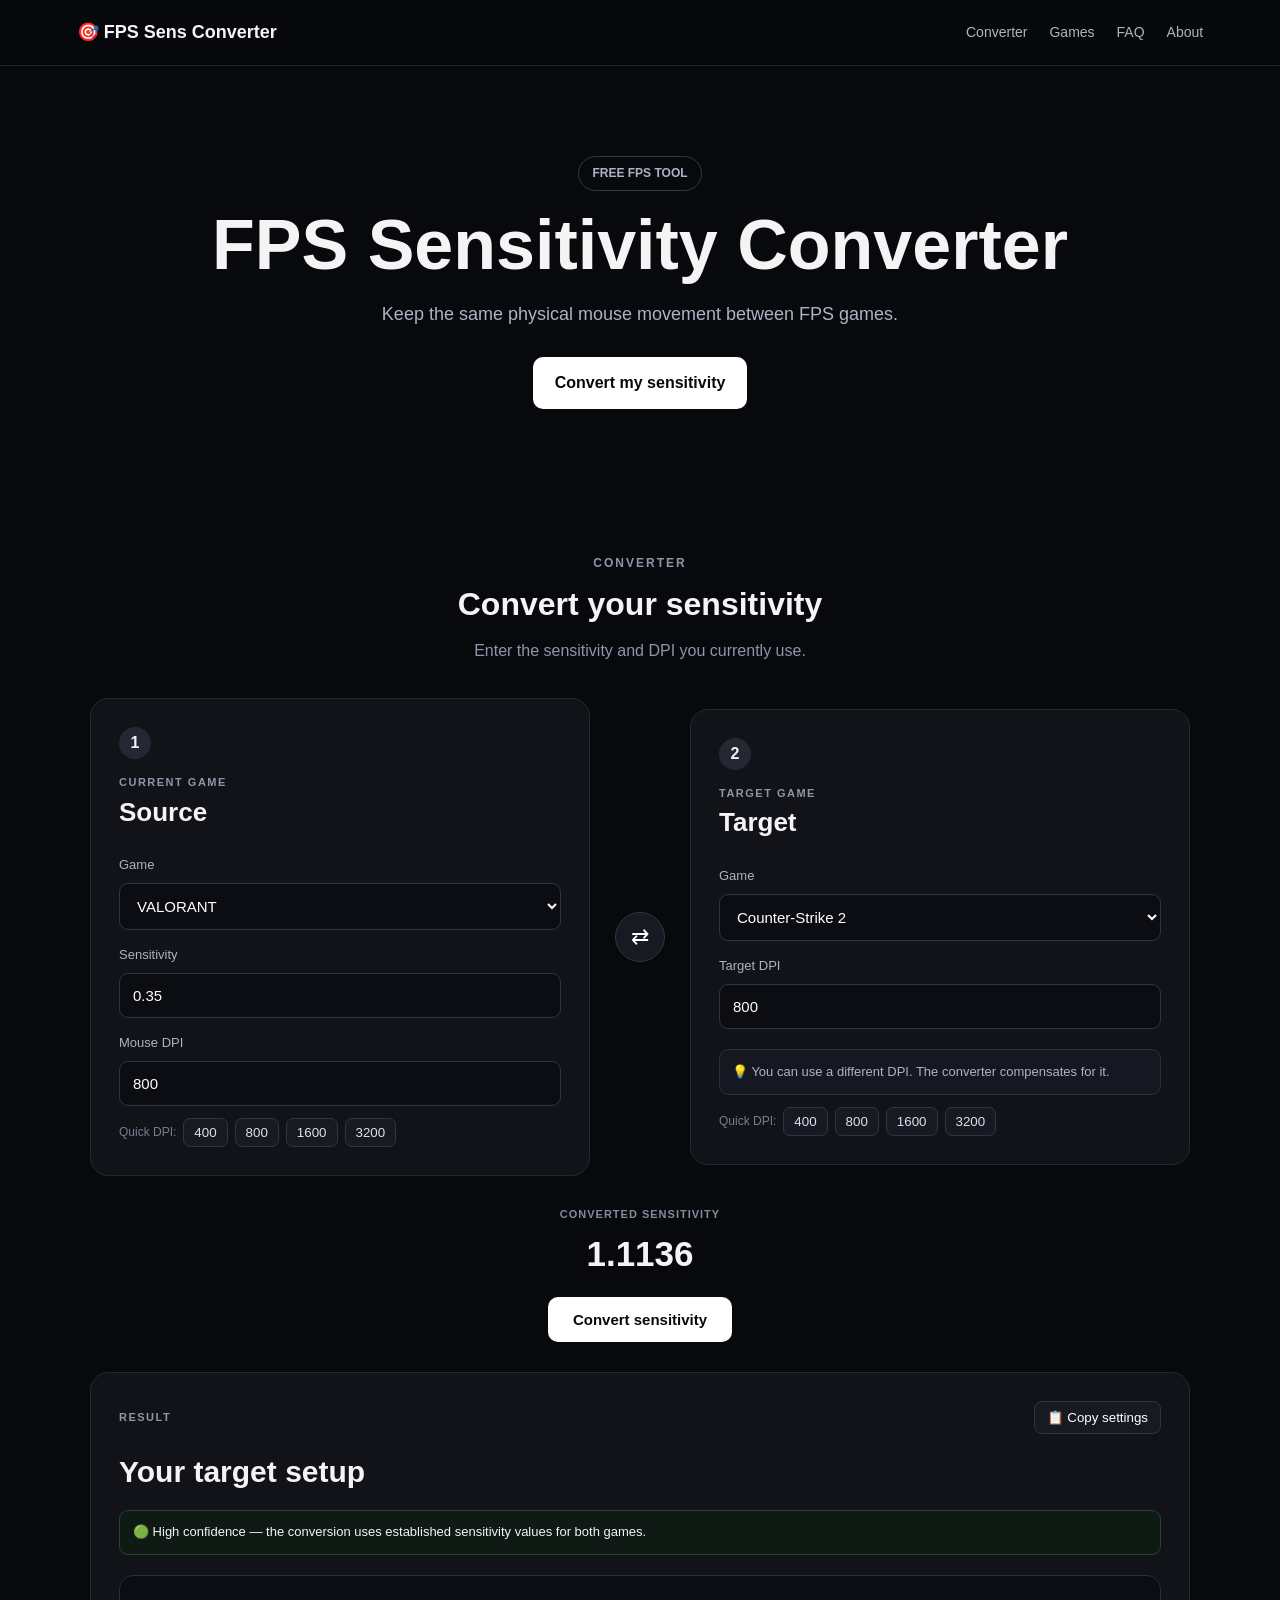
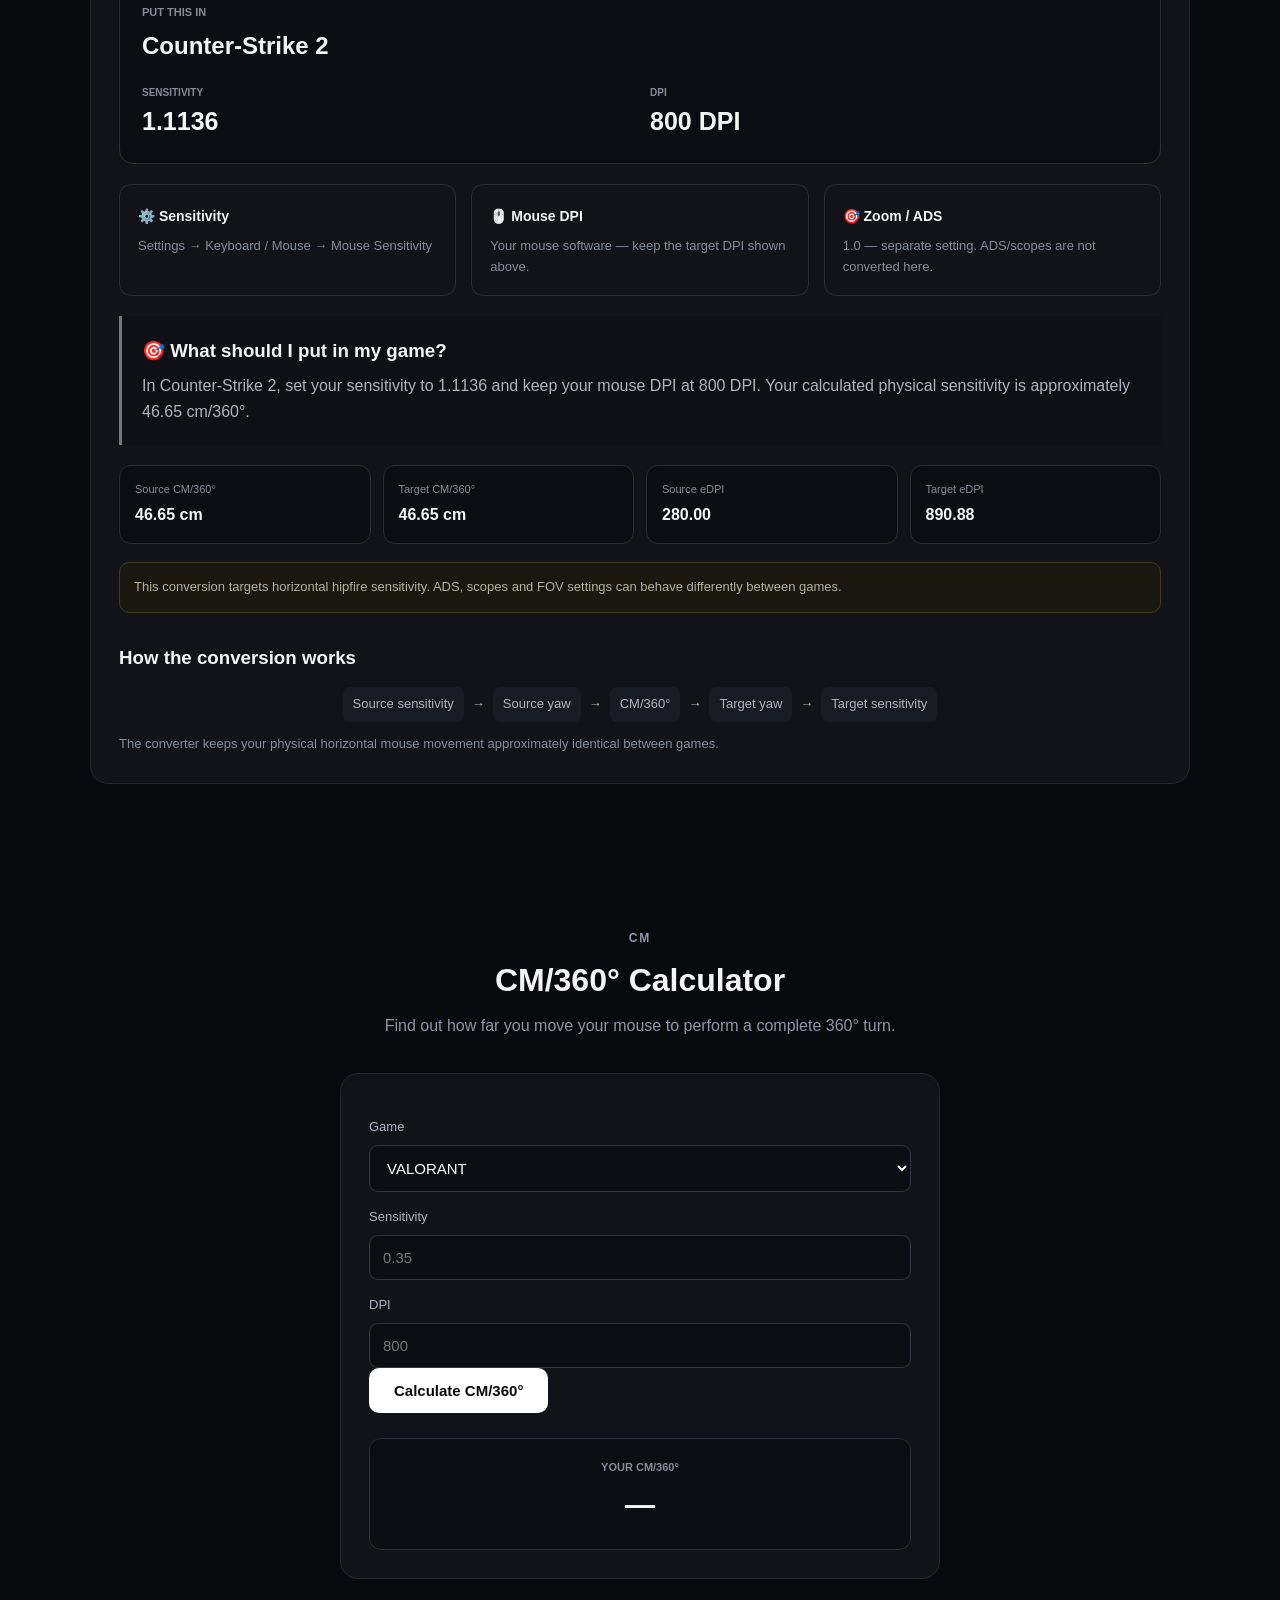
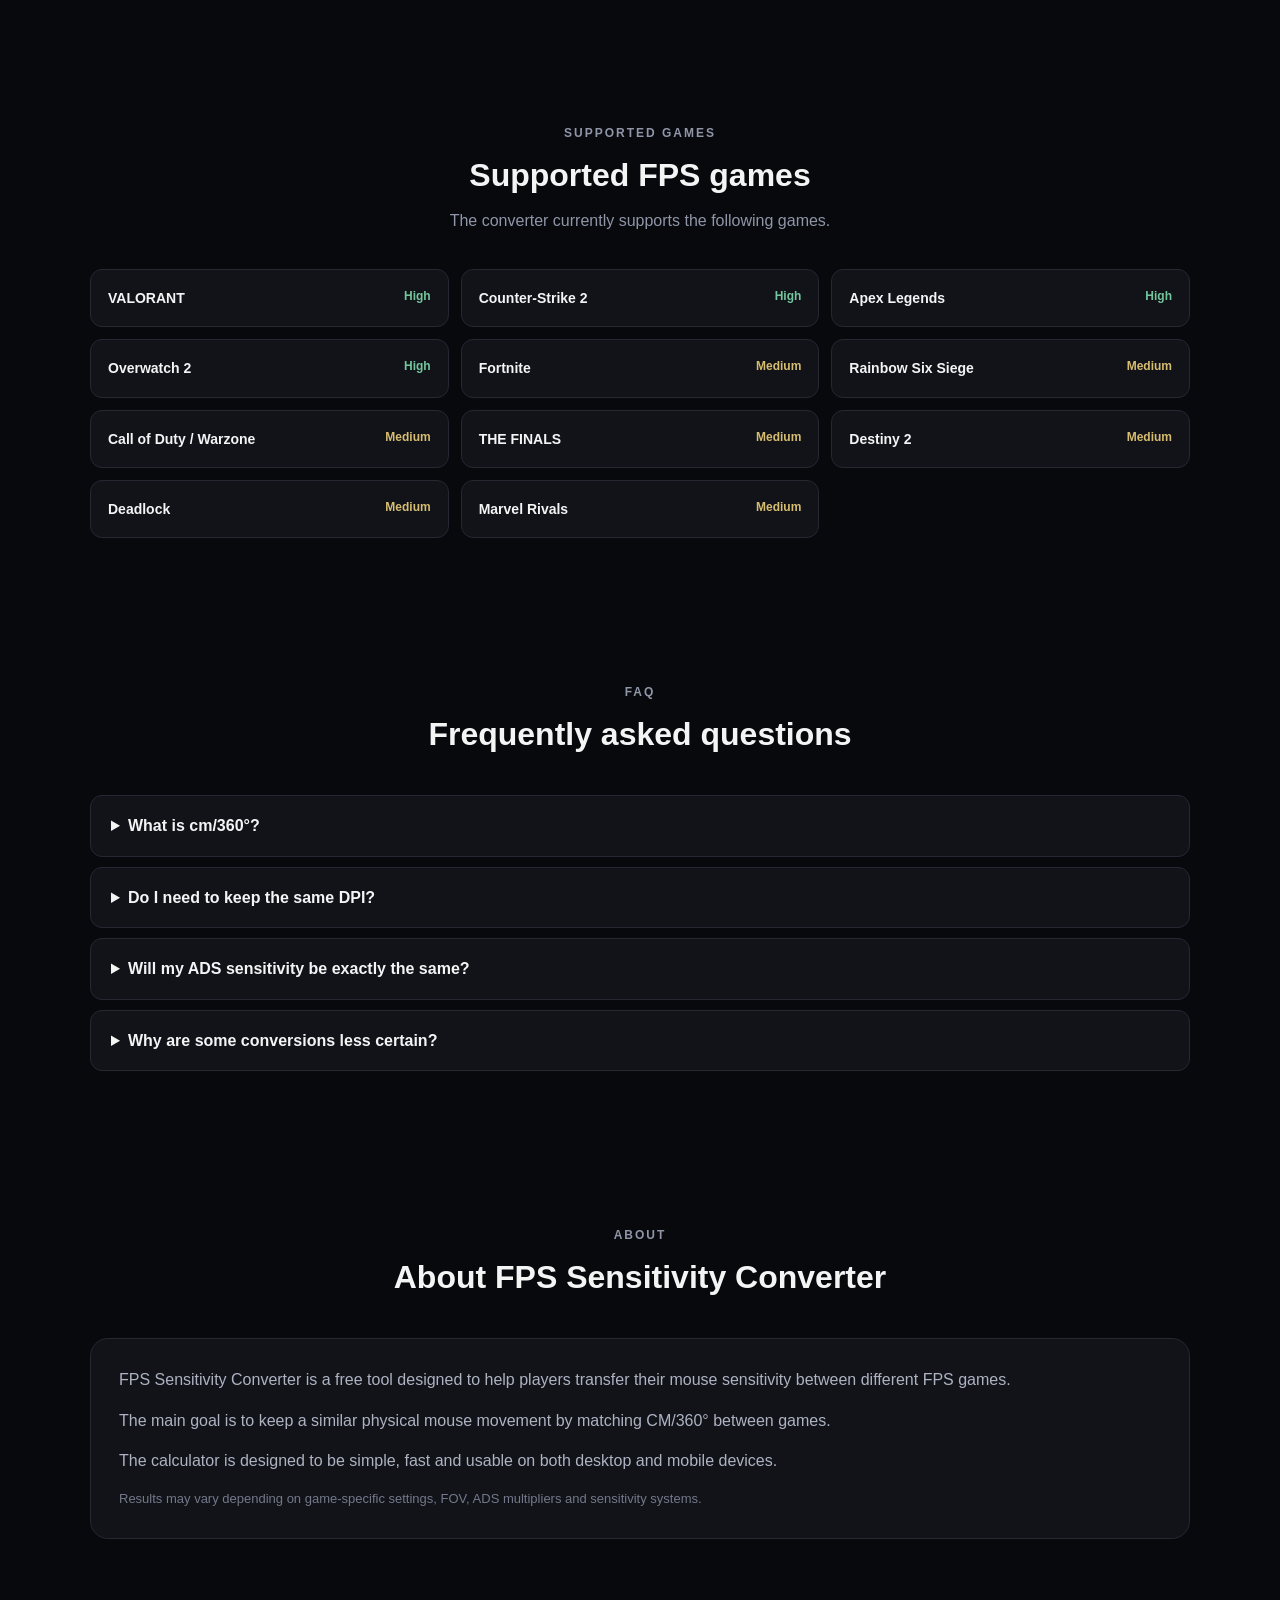
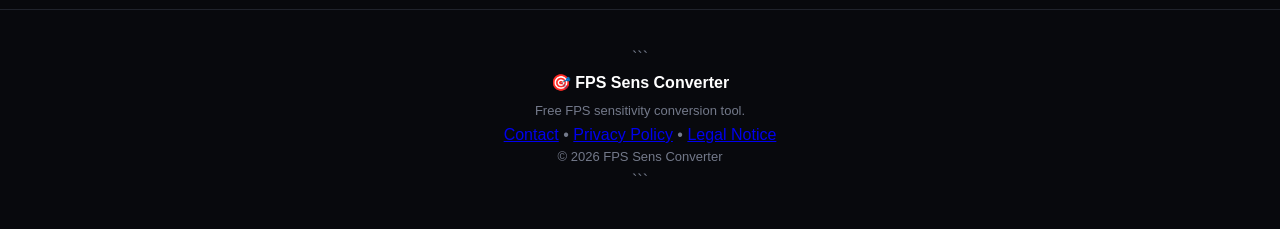
<file: index.html>
<!DOCTYPE html>
<html lang="en">
<head>
    <meta charset="UTF-8">

    <meta name="viewport" content="width=device-width, initial-scale=1.0">

    <title>FPS Sensitivity Converter – Free Mouse Sens Converter</title>

    <meta
        name="description"
        content="Free FPS sensitivity converter. Convert your mouse sensitivity between VALORANT, CS2, Apex Legends, Overwatch 2, Fortnite, Rainbow Six Siege, Call of Duty and more using cm/360°."
    >

    <meta name="keywords"
        content="FPS sensitivity converter, mouse sensitivity converter, cm 360, Valorant sens, CS2 sens, Apex sens, Overwatch sens, Fortnite sens"
    >

    <meta name="robots" content="index, follow">

    <meta property="og:title" content="FPS Sensitivity Converter">
    <meta property="og:description"
        content="Convert your FPS mouse sensitivity between popular games while keeping the same physical mouse movement."
    >
    <meta property="og:type" content="website">

    <link rel="stylesheet" href="style.css">
</head>

<body>

<header class="topbar">
    <div class="brand">
        🎯 FPS Sens Converter
    </div>

    <nav>
        <a href="#converter">Converter</a>
        <a href="#games">Games</a>
        <a href="#faq">FAQ</a>
        <a href="#about">About</a>
    </nav>
</header>


<main>

<section class="hero">
    <div class="badge">FREE FPS TOOL</div>

    <h1>FPS Sensitivity Converter</h1>

    <p>
        Keep the same physical mouse movement between FPS games.
    </p>

    <a class="hero-button" href="#converter">
        Convert my sensitivity
    </a>
</section>


<section id="converter" class="converter-section">

    <div class="section-title">
        <span>CONVERTER</span>
        <h2>Convert your sensitivity</h2>
        <p>
            Enter the sensitivity and DPI you currently use.
        </p>
    </div>


    <div class="converter-grid">

        <!-- SOURCE -->

        <div class="card">

            <div class="step">1</div>

            <span class="label">CURRENT GAME</span>

            <h3>Source</h3>

            <label for="sourceGame">Game</label>

            <select id="sourceGame">
                <option value="valorant">VALORANT</option>
                <option value="cs2">Counter-Strike 2</option>
                <option value="apex">Apex Legends</option>
                <option value="ow2">Overwatch 2</option>
                <option value="fortnite">Fortnite</option>
                <option value="r6">Rainbow Six Siege</option>
                <option value="cod">Call of Duty / Warzone</option>
                <option value="finals">THE FINALS</option>
                <option value="destiny2">Destiny 2</option>
                <option value="deadlock">Deadlock</option>
                <option value="marvelrivals">Marvel Rivals</option>
            </select>


            <label for="sourceSens">Sensitivity</label>

            <input
                id="sourceSens"
                type="number"
                min="0"
                step="any"
                placeholder="0.35"
                value="0.35"
            >


            <label for="sourceDpi">Mouse DPI</label>

            <input
                id="sourceDpi"
                type="number"
                min="1"
                step="1"
                placeholder="800"
                value="800"
            >


            <div class="quick-dpi">
                <span>Quick DPI:</span>

                <button type="button" data-source-dpi="400">400</button>
                <button type="button" data-source-dpi="800">800</button>
                <button type="button" data-source-dpi="1600">1600</button>
                <button type="button" data-source-dpi="3200">3200</button>
            </div>

        </div>


        <button
            type="button"
            id="swapButton"
            class="swap-button"
            title="Swap games"
        >
            ⇄
        </button>


        <!-- TARGET -->

        <div class="card">

            <div class="step">2</div>

            <span class="label">TARGET GAME</span>

            <h3>Target</h3>

            <label for="targetGame">Game</label>

            <select id="targetGame">
                <option value="cs2">Counter-Strike 2</option>
                <option value="valorant">VALORANT</option>
                <option value="apex">Apex Legends</option>
                <option value="ow2">Overwatch 2</option>
                <option value="fortnite">Fortnite</option>
                <option value="r6">Rainbow Six Siege</option>
                <option value="cod">Call of Duty / Warzone</option>
                <option value="finals">THE FINALS</option>
                <option value="destiny2">Destiny 2</option>
                <option value="deadlock">Deadlock</option>
                <option value="marvelrivals">Marvel Rivals</option>
            </select>


            <label for="targetDpi">Target DPI</label>

            <input
                id="targetDpi"
                type="number"
                min="1"
                step="1"
                placeholder="800"
                value="800"
            >


            <div class="info-box">
                💡 You can use a different DPI.
                The converter compensates for it.
            </div>


            <div class="quick-dpi">
                <span>Quick DPI:</span>

                <button type="button" data-target-dpi="400">400</button>
                <button type="button" data-target-dpi="800">800</button>
                <button type="button" data-target-dpi="1600">1600</button>
                <button type="button" data-target-dpi="3200">3200</button>
            </div>

        </div>

    </div>


    <div class="conversion-area">

        <div class="converted-display">
            <span>CONVERTED SENSITIVITY</span>
            <strong id="convertedSensitivity">0.35</strong>
        </div>


        <button
            type="button"
            id="convertButton"
            class="convert-button"
        >
            Convert sensitivity
        </button>

    </div>


    <!-- RESULT -->

    <div id="result" class="result-card">

        <div class="result-header">
            <span>RESULT</span>

            <button type="button" id="copyButton">
                📋 Copy settings
            </button>
        </div>


        <h2>Your target setup</h2>


        <div id="confidence" class="confidence high">
            🟢 High confidence — the conversion uses established
            sensitivity values for both games.
        </div>


        <div class="target-box">

            <span>PUT THIS IN</span>

            <h3 id="resultGame">Counter-Strike 2</h3>

            <div class="result-main">

                <div>
                    <small>SENSITIVITY</small>
                    <strong id="resultSensitivity">1.1136</strong>
                </div>

                <div>
                    <small>DPI</small>
                    <strong id="resultDpi">800 DPI</strong>
                </div>

            </div>

        </div>


        <div class="settings-grid">

            <div>
                <span>⚙️ Sensitivity</span>
                <p id="settingsLocation">
                    Settings → Keyboard / Mouse → Mouse Sensitivity
                </p>
            </div>

            <div>
                <span>🖱️ Mouse DPI</span>
                <p>Your mouse software — keep the target DPI shown above.</p>
            </div>

            <div>
                <span>🎯 Zoom / ADS</span>
                <p>1.0 — separate setting. ADS/scopes are not converted here.</p>
            </div>

        </div>


        <div class="what-to-put">

            <h3>🎯 What should I put in my game?</h3>

            <p id="instructionText">
                In Counter-Strike 2, set your sensitivity to 1.1136
                and keep your mouse DPI at 800 DPI.
            </p>

        </div>


        <div class="stats-grid">

            <div>
                <span>Source CM/360°</span>
                <strong id="sourceCm">46.65 cm</strong>
            </div>

            <div>
                <span>Target CM/360°</span>
                <strong id="targetCm">46.65 cm</strong>
            </div>

            <div>
                <span>Source eDPI</span>
                <strong id="sourceEdpi">280.00</strong>
            </div>

            <div>
                <span>Target eDPI</span>
                <strong id="targetEdpi">890.91</strong>
            </div>

        </div>


        <div id="gameNote" class="warning-box">
            ⚠️ This conversion targets horizontal hipfire sensitivity.
            ADS, scopes and FOV settings can behave differently between games.
        </div>


        <div class="method">

            <h3>How the conversion works</h3>

            <div class="flow">
                <span>Source sensitivity</span>
                →
                <span>Source yaw</span>
                →
                <span>CM/360°</span>
                →
                <span>Target yaw</span>
                →
                <span>Target sensitivity</span>
            </div>

            <p>
                The converter keeps your physical horizontal mouse
                movement approximately identical between games.
            </p>

        </div>

    </div>

</section>


<!-- CM CALCULATOR -->

<section class="cm-section">

    <div class="section-title">
        <span>CM</span>
        <h2>CM/360° Calculator</h2>

        <p>
            Find out how far you move your mouse to perform
            a complete 360° turn.
        </p>
    </div>


    <div class="calculator-card">

        <label for="cmGame">Game</label>

        <select id="cmGame">
            <option value="valorant">VALORANT</option>
            <option value="cs2">Counter-Strike 2</option>
            <option value="apex">Apex Legends</option>
            <option value="ow2">Overwatch 2</option>
            <option value="fortnite">Fortnite</option>
            <option value="r6">Rainbow Six Siege</option>
            <option value="cod">Call of Duty / Warzone</option>
            <option value="finals">THE FINALS</option>
            <option value="destiny2">Destiny 2</option>
            <option value="deadlock">Deadlock</option>
            <option value="marvelrivals">Marvel Rivals</option>
        </select>


        <label for="cmSens">Sensitivity</label>

        <input
            id="cmSens"
            type="number"
            min="0"
            step="any"
            placeholder="0.35"
        >


        <label for="cmDpi">DPI</label>

        <input
            id="cmDpi"
            type="number"
            min="1"
            step="1"
            placeholder="800"
        >


        <button
            type="button"
            id="cmButton"
            class="convert-button"
        >
            Calculate CM/360°
        </button>


        <div class="cm-result">
            <span>YOUR CM/360°</span>
            <strong id="cmResult">—</strong>
        </div>

    </div>

</section>


<!-- GAMES -->

<section id="games" class="games-section">

    <div class="section-title">
        <span>SUPPORTED GAMES</span>

        <h2>Supported FPS games</h2>

        <p>
            The converter currently supports the following games.
        </p>
    </div>


    <div class="games-grid">

        <div class="game-card">
            <strong>VALORANT</strong>
            <span class="high-text">High</span>
        </div>

        <div class="game-card">
            <strong>Counter-Strike 2</strong>
            <span class="high-text">High</span>
        </div>

        <div class="game-card">
            <strong>Apex Legends</strong>
            <span class="high-text">High</span>
        </div>

        <div class="game-card">
            <strong>Overwatch 2</strong>
            <span class="high-text">High</span>
        </div>

        <div class="game-card">
            <strong>Fortnite</strong>
            <span class="medium-text">Medium</span>
        </div>

        <div class="game-card">
            <strong>Rainbow Six Siege</strong>
            <span class="medium-text">Medium</span>
        </div>

        <div class="game-card">
            <strong>Call of Duty / Warzone</strong>
            <span class="medium-text">Medium</span>
        </div>

        <div class="game-card">
            <strong>THE FINALS</strong>
            <span class="medium-text">Medium</span>
        </div>

        <div class="game-card">
            <strong>Destiny 2</strong>
            <span class="medium-text">Medium</span>
        </div>

        <div class="game-card">
            <strong>Deadlock</strong>
            <span class="medium-text">Medium</span>
        </div>

        <div class="game-card">
            <strong>Marvel Rivals</strong>
            <span class="medium-text">Medium</span>
        </div>

    </div>

</section>


<!-- FAQ -->

<section id="faq" class="faq-section">

    <div class="section-title">
        <span>FAQ</span>
        <h2>Frequently asked questions</h2>
    </div>


    <details>
        <summary>What is cm/360°?</summary>

        <p>
            CM/360° is the physical distance your mouse must travel
            to make a complete 360° turn in-game.
        </p>
    </details>


    <details>
        <summary>Do I need to keep the same DPI?</summary>

        <p>
            No. The converter can compensate when your target DPI
            is different. Keeping the same DPI simply makes the
            setup easier to understand.
        </p>
    </details>


    <details>
        <summary>Will my ADS sensitivity be exactly the same?</summary>

        <p>
            Not necessarily. This tool currently focuses on
            horizontal hipfire sensitivity. ADS, scopes and FOV
            settings can behave differently between games.
        </p>
    </details>


    <details>
        <summary>Why are some conversions less certain?</summary>

        <p>
            Some games use additional sensitivity systems,
            ADS multipliers, scopes or different sensitivity scales.
            Those games are therefore marked with a lower
            confidence level.
        </p>
    </details>

</section>


<!-- ABOUT -->

<section id="about" class="about-section">

    <div class="section-title">
        <span>ABOUT</span>
        <h2>About FPS Sensitivity Converter</h2>
    </div>

    <div class="about-card">

        <p>
            FPS Sensitivity Converter is a free tool designed to
            help players transfer their mouse sensitivity between
            different FPS games.
        </p>

        <p>
            The main goal is to keep a similar physical mouse
            movement by matching CM/360° between games.
        </p>

        <p>
            The calculator is designed to be simple, fast and
            usable on both desktop and mobile devices.
        </p>

        <p class="small-note">
            Results may vary depending on game-specific settings,
            FOV, ADS multipliers and sensitivity systems.
        </p>

    </div>

</section>

</main>


<footer>

```
<div class="footer-brand">
    🎯 FPS Sens Converter
</div>

<p>
    Free FPS sensitivity conversion tool.
</p>

<div class="footer-links">
    <a href="contact.html">Contact</a>
    <span>•</span>
    <a href="privacy.html">Privacy Policy</a>
    <span>•</span>
    <a href="legal.html">Legal Notice</a>
</div>

<p class="copyright">
    © 2026 FPS Sens Converter
</p>
```

</footer>



<script src="script.js"></script>

</body>
</html>
</file>
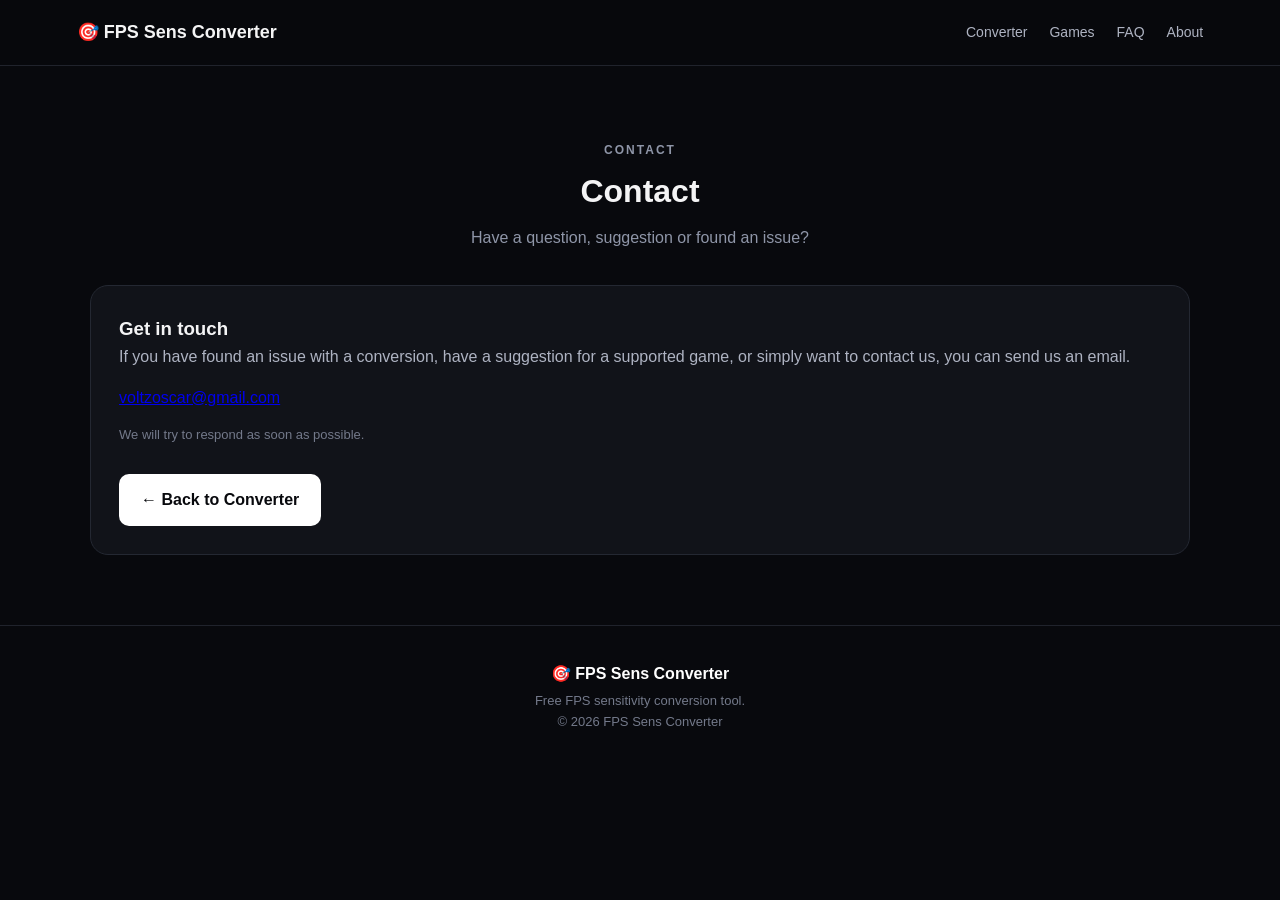
<file: contact.html>
<!DOCTYPE html>

<html lang="en">
<head>
    <meta charset="UTF-8">
    <meta name="viewport" content="width=device-width, initial-scale=1.0">
    <meta name="description" content="Contact FPS Sensitivity Converter.">
    <title>Contact • FPS Sensitivity Converter</title>
    <link rel="stylesheet" href="style.css">
</head>

<body>

<header class="topbar">
    <div class="brand">🎯 FPS Sens Converter</div>


<nav>
    <a href="index.html#converter">Converter</a>
    <a href="index.html#games">Games</a>
    <a href="index.html#faq">FAQ</a>
    <a href="index.html#about">About</a>
</nav>


</header>

<main>
    <section class="about-section">
        <div class="section-title">
            <span>CONTACT</span>
            <h2>Contact</h2>
            <p>Have a question, suggestion or found an issue?</p>
        </div>


    <div class="about-card">

        <h3>Get in touch</h3>

        <p>
            If you have found an issue with a conversion, have a suggestion
            for a supported game, or simply want to contact us, you can send
            us an email.
        </p>

        <p>
            <a href="mailto:YOUR-EMAIL@example.com">
                voltzoscar@gmail.com
            </a>
        </p>

        <p class="small-note">
            We will try to respond as soon as possible.
        </p>

        <a class="hero-button" href="index.html">
            ← Back to Converter
        </a>

    </div>
</section>


</main>

<footer>
    <div class="footer-brand">🎯 FPS Sens Converter</div>
    <p>Free FPS sensitivity conversion tool.</p>
    <p>© 2026 FPS Sens Converter</p>
</footer>

</body>
</html>
</file>
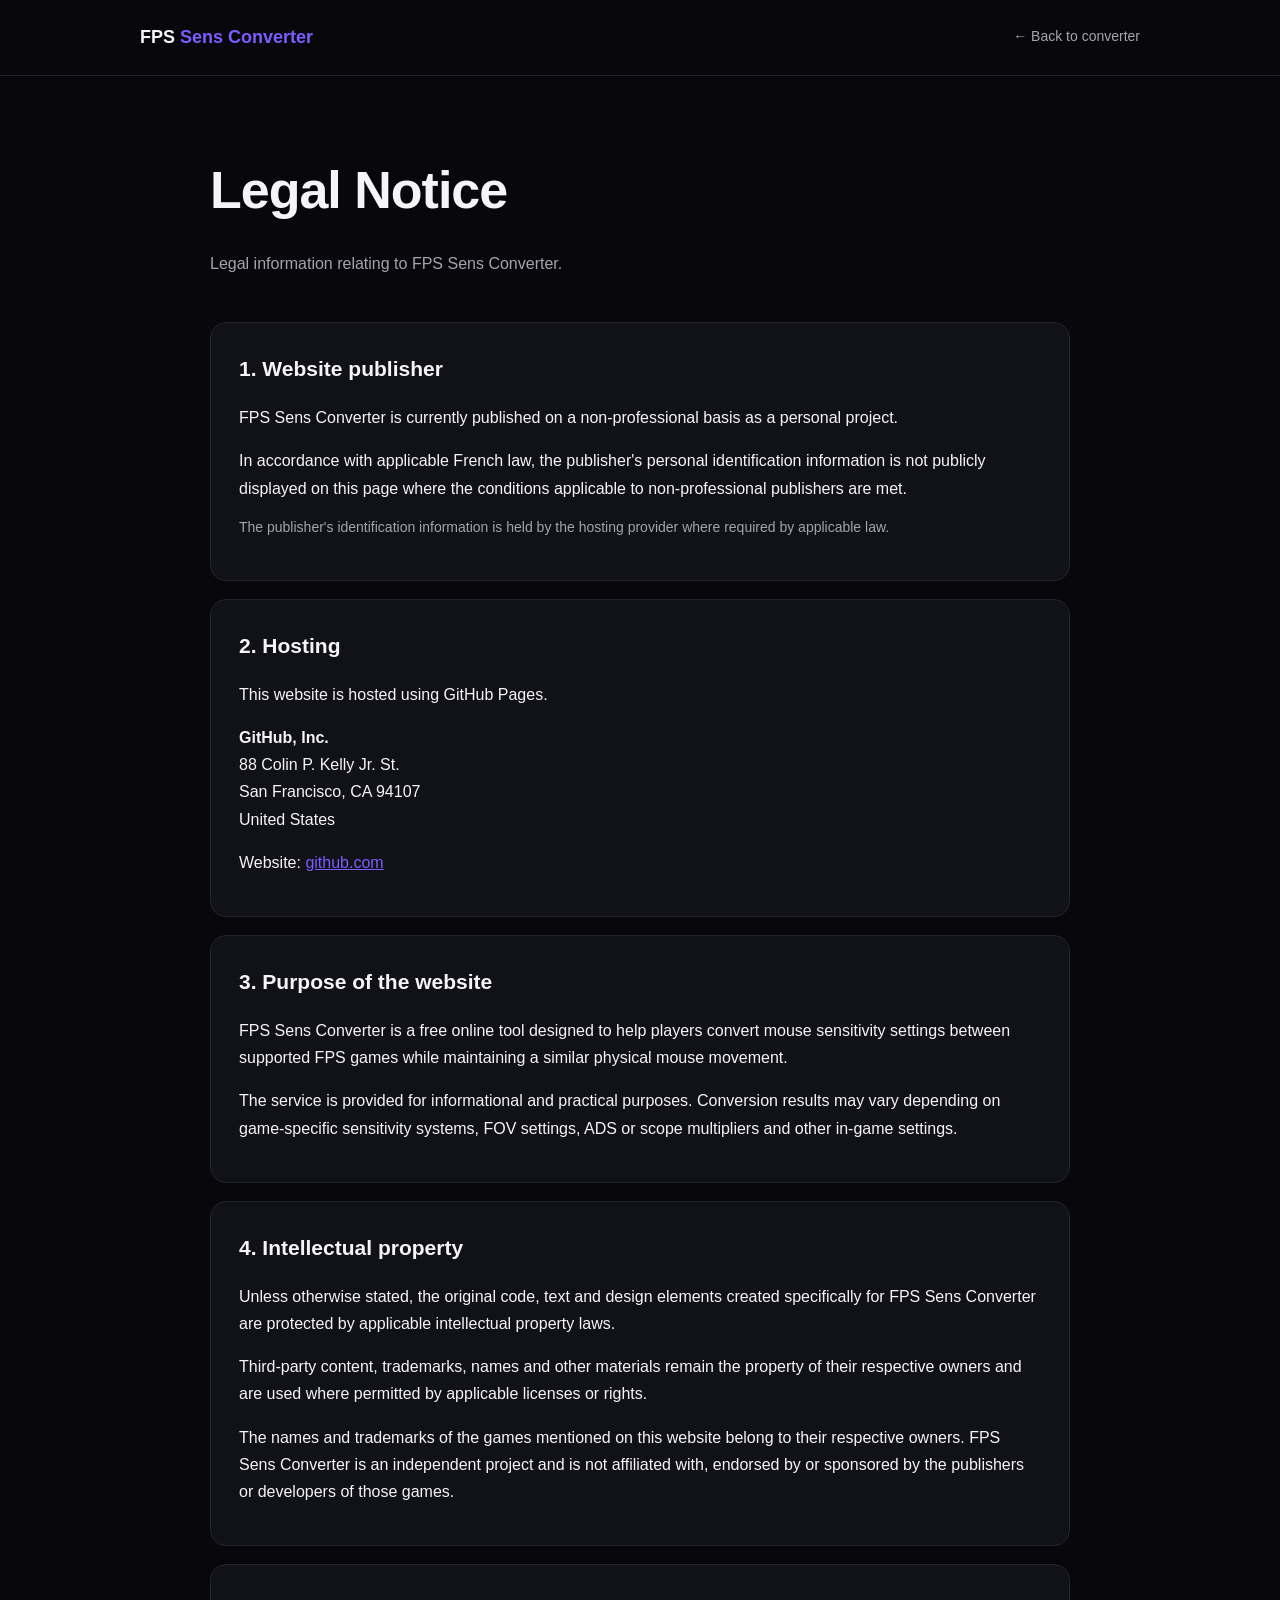
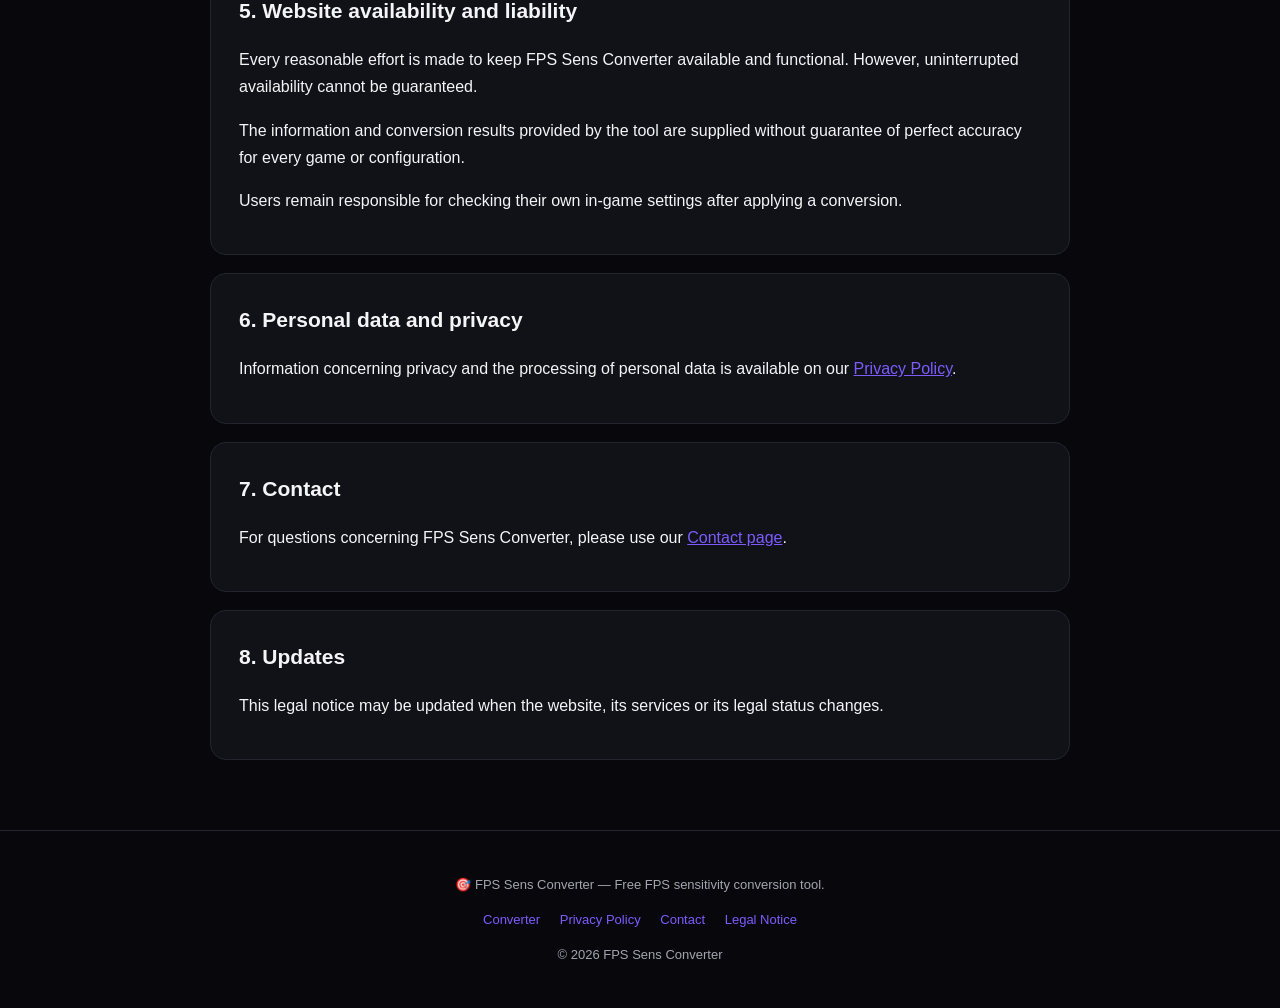
<file: legal.html>
<!DOCTYPE html>
<html lang="en">
<head>
    <meta charset="UTF-8">
    <meta name="viewport" content="width=device-width, initial-scale=1.0">

    <title>Legal Notice — FPS Sens Converter</title>
    <meta name="description" content="Legal notice for FPS Sens Converter.">

    <style>
        :root {
            --bg: #08080c;
            --card: #111118;
            --border: #242430;
            --text: #f5f5f7;
            --muted: #a4a4b0;
            --accent: #7c5cff;
        }

        * {
            box-sizing: border-box;
        }

        body {
            margin: 0;
            background: var(--bg);
            color: var(--text);
            font-family: Arial, Helvetica, sans-serif;
            line-height: 1.7;
        }

        header {
            border-bottom: 1px solid var(--border);
            padding: 22px 20px;
        }

        .nav {
            max-width: 1000px;
            margin: 0 auto;
            display: flex;
            justify-content: space-between;
            align-items: center;
            gap: 20px;
        }

        .logo {
            color: var(--text);
            text-decoration: none;
            font-weight: 800;
            font-size: 18px;
        }

        .logo span {
            color: var(--accent);
        }

        .back {
            color: var(--muted);
            text-decoration: none;
            font-size: 14px;
        }

        .back:hover {
            color: var(--text);
        }

        main {
            max-width: 900px;
            margin: 70px auto;
            padding: 0 20px;
        }

        h1 {
            font-size: clamp(32px, 6vw, 52px);
            margin: 0 0 12px;
            letter-spacing: -1px;
        }

        .intro {
            color: var(--muted);
            margin-bottom: 45px;
        }

        section {
            background: var(--card);
            border: 1px solid var(--border);
            border-radius: 16px;
            padding: 28px;
            margin-bottom: 18px;
        }

        h2 {
            margin-top: 0;
            font-size: 21px;
        }

        p {
            margin-bottom: 12px;
        }

        ul {
            padding-left: 22px;
        }

        a {
            color: var(--accent);
        }

        .note {
            color: var(--muted);
            font-size: 14px;
        }

        footer {
            border-top: 1px solid var(--border);
            padding: 30px 20px;
            text-align: center;
            color: var(--muted);
            font-size: 13px;
        }

        footer a {
            margin: 0 8px;
            text-decoration: none;
        }

        @media (max-width: 600px) {
            header {
                padding: 18px 16px;
            }

            main {
                margin: 45px auto;
                padding: 0 16px;
            }

            section {
                padding: 22px;
            }

            .nav {
                align-items: flex-start;
            }
        }
    </style>
</head>

<body>

<header>
    <div class="nav">
        <a class="logo" href="index.html">
            FPS <span>Sens Converter</span>
        </a>

        <a class="back" href="index.html">
            ← Back to converter
        </a>
    </div>
</header>

<main>

    <h1>Legal Notice</h1>

    <p class="intro">
        Legal information relating to FPS Sens Converter.
    </p>

    <section>
        <h2>1. Website publisher</h2>

        <p>
            FPS Sens Converter is currently published on a
            non-professional basis as a personal project.
        </p>

        <p>
            In accordance with applicable French law, the publisher's
            personal identification information is not publicly displayed
            on this page where the conditions applicable to
            non-professional publishers are met.
        </p>

        <p class="note">
            The publisher's identification information is held by the
            hosting provider where required by applicable law.
        </p>
    </section>

    <section>
        <h2>2. Hosting</h2>

        <p>
            This website is hosted using GitHub Pages.
        </p>

        <p>
            <strong>GitHub, Inc.</strong><br>
            88 Colin P. Kelly Jr. St.<br>
            San Francisco, CA 94107<br>
            United States
        </p>

        <p>
            Website:
            <a href="https://github.com/" target="_blank" rel="noopener noreferrer">
                github.com
            </a>
        </p>
    </section>

    <section>
        <h2>3. Purpose of the website</h2>

        <p>
            FPS Sens Converter is a free online tool designed to help
            players convert mouse sensitivity settings between supported
            FPS games while maintaining a similar physical mouse movement.
        </p>

        <p>
            The service is provided for informational and practical
            purposes. Conversion results may vary depending on
            game-specific sensitivity systems, FOV settings, ADS or
            scope multipliers and other in-game settings.
        </p>
    </section>

    <section>
        <h2>4. Intellectual property</h2>

        <p>
            Unless otherwise stated, the original code, text and design
            elements created specifically for FPS Sens Converter are
            protected by applicable intellectual property laws.
        </p>

        <p>
            Third-party content, trademarks, names and other materials
            remain the property of their respective owners and are used
            where permitted by applicable licenses or rights.
        </p>

        <p>
            The names and trademarks of the games mentioned on this
            website belong to their respective owners. FPS Sens Converter
            is an independent project and is not affiliated with,
            endorsed by or sponsored by the publishers or developers of
            those games.
        </p>
    </section>

    <section>
        <h2>5. Website availability and liability</h2>

        <p>
            Every reasonable effort is made to keep FPS Sens Converter
            available and functional. However, uninterrupted availability
            cannot be guaranteed.
        </p>

        <p>
            The information and conversion results provided by the tool
            are supplied without guarantee of perfect accuracy for every
            game or configuration.
        </p>

        <p>
            Users remain responsible for checking their own in-game
            settings after applying a conversion.
        </p>
    </section>

    <section>
        <h2>6. Personal data and privacy</h2>

        <p>
            Information concerning privacy and the processing of personal
            data is available on our
            <a href="privacy.html">Privacy Policy</a>.
        </p>
    </section>

    <section>
        <h2>7. Contact</h2>

        <p>
            For questions concerning FPS Sens Converter, please use our
            <a href="contact.html">Contact page</a>.
        </p>
    </section>

    <section>
        <h2>8. Updates</h2>

        <p>
            This legal notice may be updated when the website, its
            services or its legal status changes.
        </p>
    </section>

</main>

<footer>
    <p>🎯 FPS Sens Converter — Free FPS sensitivity conversion tool.</p>

    <p>
        <a href="index.html">Converter</a>
        <a href="privacy.html">Privacy Policy</a>
        <a href="contact.html">Contact</a>
        <a href="legal.html">Legal Notice</a>
    </p>

    <p>© 2026 FPS Sens Converter</p>
</footer>

</body>
</html>
</file>
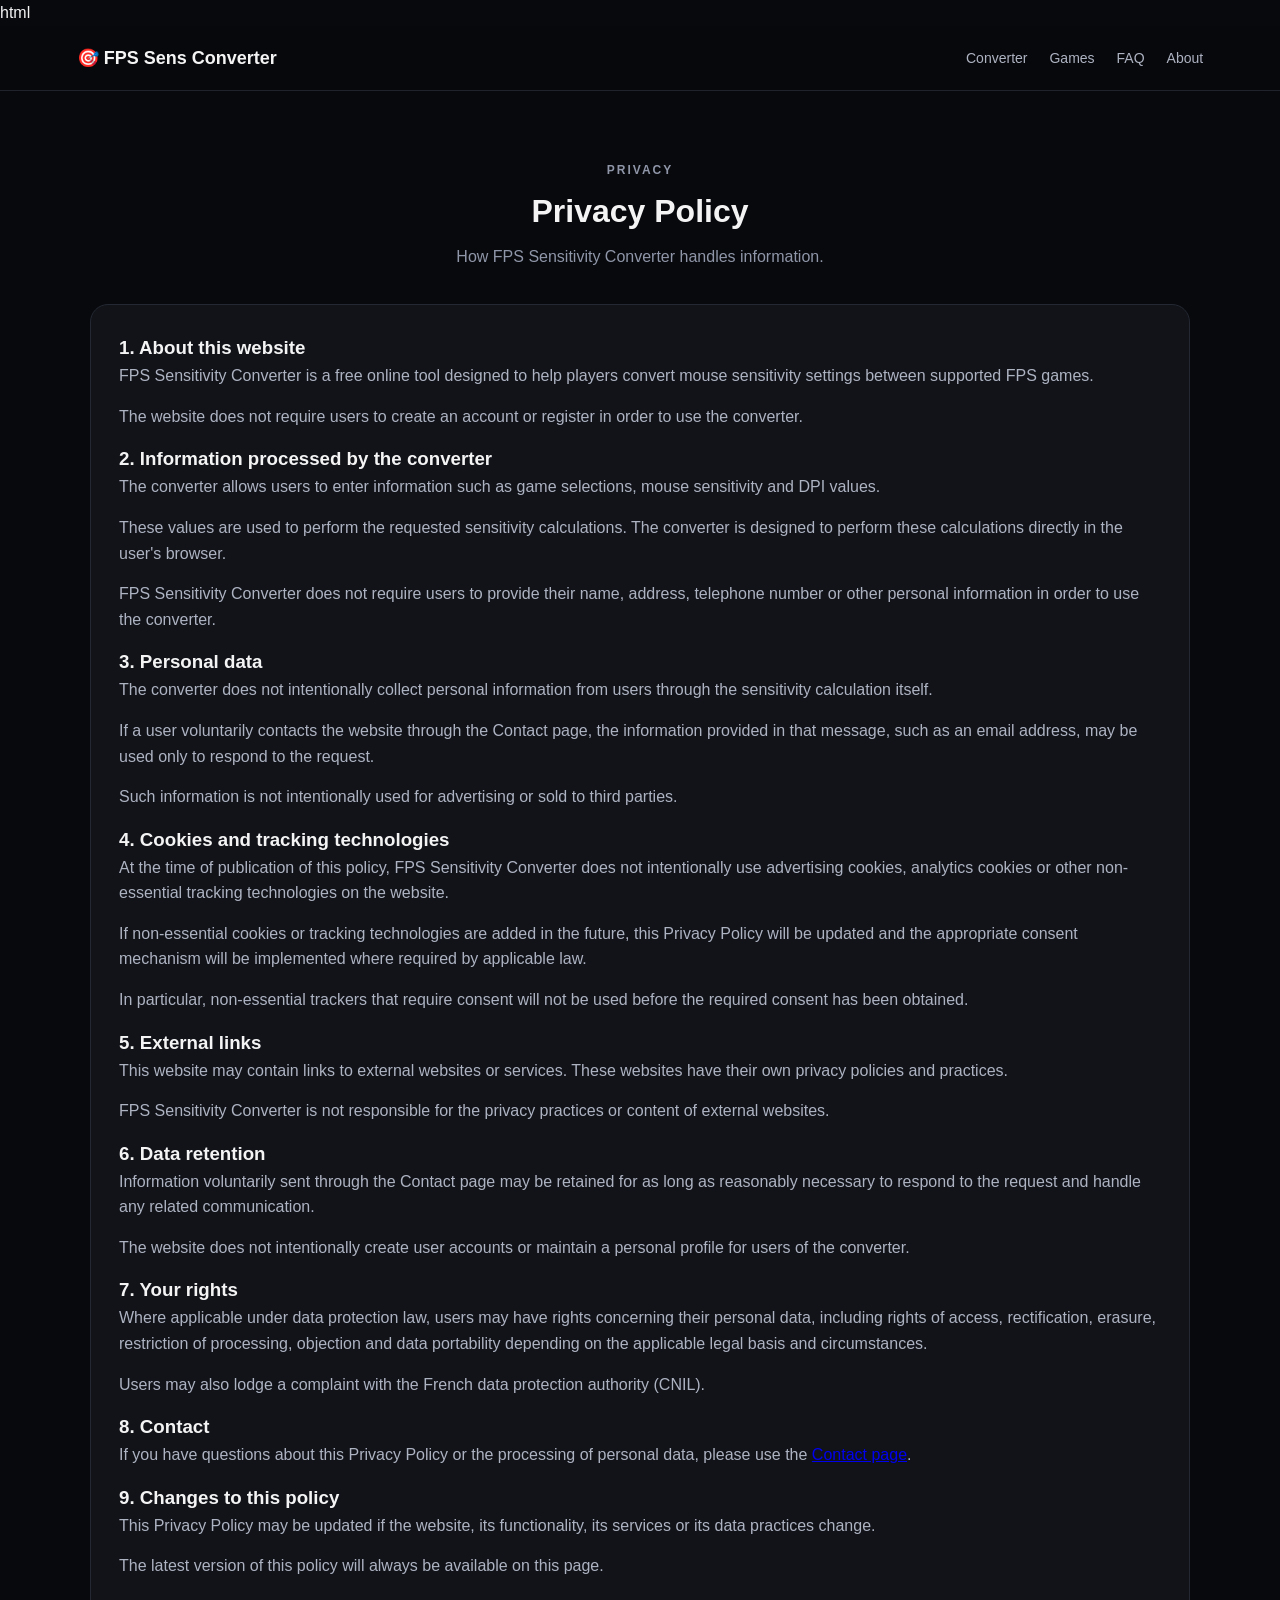
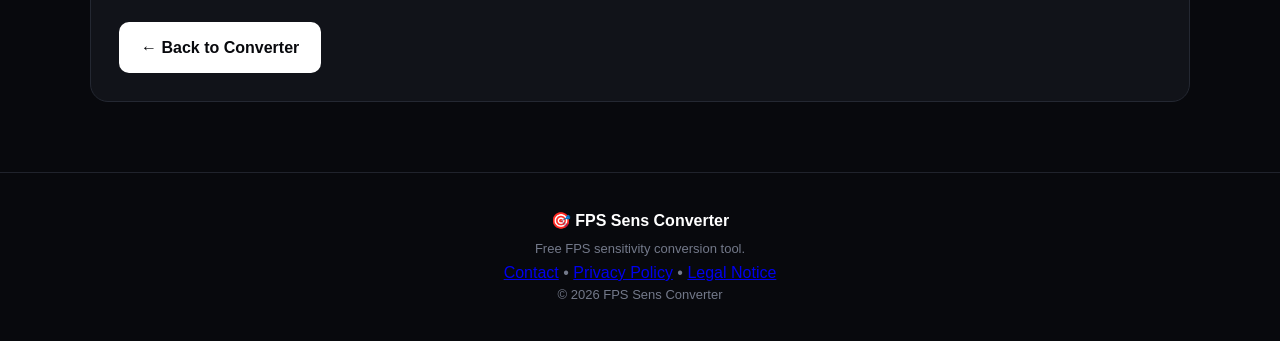
<file: privacy.html>
html
<!DOCTYPE html>

<html lang="en">
<head>
    <meta charset="UTF-8">
    <meta name="viewport" content="width=device-width, initial-scale=1.0">
    <meta name="description" content="Privacy Policy for FPS Sensitivity Converter.">
    <title>Privacy Policy • FPS Sensitivity Converter</title>
    <link rel="stylesheet" href="style.css">
</head>

<body>

<header class="topbar">
    <div class="brand">🎯 FPS Sens Converter</div>

    <nav>
        <a href="index.html#converter">Converter</a>
        <a href="index.html#games">Games</a>
        <a href="index.html#faq">FAQ</a>
        <a href="index.html#about">About</a>
    </nav>

</header>

<main>

    <section class="about-section">

        <div class="section-title">
            <span>PRIVACY</span>
            <h2>Privacy Policy</h2>
            <p>How FPS Sensitivity Converter handles information.</p>
        </div>

        <div class="about-card">

            <h3>1. About this website</h3>

            <p>
                FPS Sensitivity Converter is a free online tool designed to
                help players convert mouse sensitivity settings between
                supported FPS games.
            </p>

            <p>
                The website does not require users to create an account
                or register in order to use the converter.
            </p>


            <h3>2. Information processed by the converter</h3>

            <p>
                The converter allows users to enter information such as
                game selections, mouse sensitivity and DPI values.
            </p>

            <p>
                These values are used to perform the requested sensitivity
                calculations. The converter is designed to perform these
                calculations directly in the user's browser.
            </p>

            <p>
                FPS Sensitivity Converter does not require users to provide
                their name, address, telephone number or other personal
                information in order to use the converter.
            </p>


            <h3>3. Personal data</h3>

            <p>
                The converter does not intentionally collect personal
                information from users through the sensitivity calculation
                itself.
            </p>

            <p>
                If a user voluntarily contacts the website through the
                Contact page, the information provided in that message,
                such as an email address, may be used only to respond to
                the request.
            </p>

            <p>
                Such information is not intentionally used for advertising
                or sold to third parties.
            </p>


            <h3>4. Cookies and tracking technologies</h3>

            <p>
                At the time of publication of this policy, FPS Sensitivity
                Converter does not intentionally use advertising cookies,
                analytics cookies or other non-essential tracking
                technologies on the website.
            </p>

            <p>
                If non-essential cookies or tracking technologies are added
                in the future, this Privacy Policy will be updated and the
                appropriate consent mechanism will be implemented where
                required by applicable law.
            </p>

            <p>
                In particular, non-essential trackers that require consent
                will not be used before the required consent has been
                obtained.
            </p>


            <h3>5. External links</h3>

            <p>
                This website may contain links to external websites or
                services. These websites have their own privacy policies
                and practices.
            </p>

            <p>
                FPS Sensitivity Converter is not responsible for the privacy
                practices or content of external websites.
            </p>


            <h3>6. Data retention</h3>

            <p>
                Information voluntarily sent through the Contact page may
                be retained for as long as reasonably necessary to respond
                to the request and handle any related communication.
            </p>

            <p>
                The website does not intentionally create user accounts or
                maintain a personal profile for users of the converter.
            </p>


            <h3>7. Your rights</h3>

            <p>
                Where applicable under data protection law, users may have
                rights concerning their personal data, including rights of
                access, rectification, erasure, restriction of processing,
                objection and data portability depending on the applicable
                legal basis and circumstances.
            </p>

            <p>
                Users may also lodge a complaint with the French data
                protection authority (CNIL).
            </p>


            <h3>8. Contact</h3>

            <p>
                If you have questions about this Privacy Policy or the
                processing of personal data, please use the
                <a href="contact.html">Contact page</a>.
            </p>


            <h3>9. Changes to this policy</h3>

            <p>
                This Privacy Policy may be updated if the website,
                its functionality, its services or its data practices
                change.
            </p>

            <p>
                The latest version of this policy will always be available
                on this page.
            </p>


            <a class="hero-button" href="index.html">
                ← Back to Converter
            </a>

        </div>

    </section>

</main>


<footer>

    <div class="footer-brand">
        🎯 FPS Sens Converter
    </div>

    <p>
        Free FPS sensitivity conversion tool.
    </p>

    <div class="footer-links">
        <a href="contact.html">Contact</a>
        <span>•</span>
        <a href="privacy.html">Privacy Policy</a>
        <span>•</span>
        <a href="legal.html">Legal Notice</a>
    </div>

    <p class="copyright">
        © 2026 FPS Sens Converter
    </p>

</footer>


</body>
</html>
</file>
<file: style.css>
* {
    box-sizing: border-box;
    margin: 0;
    padding: 0;
}

html {
    scroll-behavior: smooth;
}

body {
    font-family: Arial, Helvetica, sans-serif;
    background: #08090d;
    color: #f4f4f5;
    line-height: 1.6;
}

.topbar {
    position: sticky;
    top: 0;
    z-index: 100;
    display: flex;
    justify-content: space-between;
    align-items: center;
    padding: 18px 6%;
    background: rgba(8, 9, 13, 0.94);
    border-bottom: 1px solid #20232c;
    backdrop-filter: blur(12px);
}

.brand {
    font-weight: 800;
    font-size: 18px;
}

nav {
    display: flex;
    gap: 22px;
}

nav a {
    color: #aeb3c2;
    text-decoration: none;
    font-size: 14px;
}

nav a:hover {
    color: white;
}

main {
    width: 100%;
}

.hero {
    text-align: center;
    padding: 90px 20px 70px;
    max-width: 900px;
    margin: auto;
}

.badge {
    display: inline-block;
    padding: 7px 13px;
    border: 1px solid #343846;
    border-radius: 999px;
    color: #aeb3c2;
    font-size: 12px;
    font-weight: 700;
    margin-bottom: 18px;
}

.hero h1 {
    font-size: clamp(38px, 7vw, 70px);
    line-height: 1.05;
    margin-bottom: 18px;
}

.hero p {
    color: #aeb3c2;
    font-size: 18px;
    max-width: 650px;
    margin: auto;
}

.hero-button {
    display: inline-block;
    margin-top: 28px;
    padding: 13px 22px;
    background: white;
    color: #08090d;
    border-radius: 10px;
    text-decoration: none;
    font-weight: 800;
}

.converter-section,
.cm-section,
.games-section,
.faq-section,
.about-section {
    width: min(1100px, 92%);
    margin: 0 auto;
    padding: 70px 0;
}

.section-title {
    text-align: center;
    margin-bottom: 35px;
}

.section-title > span {
    font-size: 12px;
    font-weight: 800;
    letter-spacing: 2px;
    color: #8f96a8;
}

.section-title h2 {
    font-size: 32px;
    margin-top: 5px;
}

.section-title p {
    color: #8f96a8;
    margin-top: 7px;
}

.converter-grid {
    display: grid;
    grid-template-columns: 1fr 60px 1fr;
    gap: 20px;
    align-items: center;
}

.card,
.result-card,
.calculator-card,
.about-card {
    background: #111319;
    border: 1px solid #242832;
    border-radius: 18px;
    padding: 28px;
}

.step {
    display: inline-flex;
    align-items: center;
    justify-content: center;
    width: 32px;
    height: 32px;
    border-radius: 50%;
    background: #242832;
    font-weight: 800;
    margin-bottom: 15px;
}

.label {
    display: block;
    font-size: 11px;
    letter-spacing: 1.5px;
    color: #8f96a8;
    font-weight: 800;
}

.card h3 {
    font-size: 26px;
    margin-bottom: 22px;
}

label {
    display: block;
    color: #aeb3c2;
    font-size: 13px;
    margin: 15px 0 7px;
}

select,
input {
    width: 100%;
    padding: 13px;
    border-radius: 9px;
    border: 1px solid #303541;
    background: #0b0d12;
    color: white;
    font-size: 15px;
    outline: none;
}

select:focus,
input:focus {
    border-color: #70778a;
}

.quick-dpi {
    display: flex;
    flex-wrap: wrap;
    gap: 7px;
    align-items: center;
    margin-top: 12px;
}

.quick-dpi span {
    color: #777e90;
    font-size: 12px;
}

.quick-dpi button {
    border: 1px solid #303541;
    background: #171a22;
    color: #dfe2e9;
    border-radius: 7px;
    padding: 6px 10px;
    cursor: pointer;
}

.quick-dpi button:hover {
    background: #242832;
}

.swap-button {
    width: 50px;
    height: 50px;
    border-radius: 50%;
    border: 1px solid #303541;
    background: #171a22;
    color: white;
    font-size: 22px;
    cursor: pointer;
    justify-self: center;
}

.swap-button:hover {
    background: #242832;
}

.info-box {
    margin-top: 20px;
    padding: 12px;
    background: #151820;
    border: 1px solid #292e3a;
    border-radius: 9px;
    color: #aeb3c2;
    font-size: 13px;
}

.conversion-area {
    text-align: center;
    margin: 30px 0;
}

.converted-display {
    margin-bottom: 15px;
}

.converted-display span {
    display: block;
    color: #858b9c;
    font-size: 11px;
    letter-spacing: 1px;
    font-weight: 800;
}

.converted-display strong {
    display: block;
    font-size: 35px;
    margin-top: 3px;
}

.convert-button {
    border: 0;
    border-radius: 10px;
    padding: 14px 25px;
    background: white;
    color: #08090d;
    font-weight: 800;
    cursor: pointer;
    font-size: 15px;
}

.convert-button:hover {
    opacity: 0.88;
}

.result-card {
    margin-top: 30px;
}

.result-header {
    display: flex;
    justify-content: space-between;
    align-items: center;
    gap: 15px;
}

.result-header > span {
    font-size: 11px;
    color: #8f96a8;
    letter-spacing: 1.5px;
    font-weight: 800;
}

.result-header button {
    border: 1px solid #303541;
    background: #171a22;
    color: white;
    padding: 8px 12px;
    border-radius: 8px;
    cursor: pointer;
}

.result-card h2 {
    font-size: 30px;
    margin: 14px 0;
}

.confidence {
    padding: 11px 13px;
    border-radius: 9px;
    margin-bottom: 20px;
    font-size: 13px;
}

.confidence.high {
    background: #101a15;
    border: 1px solid #254234;
}

.confidence.medium {
    background: #1b1910;
    border: 1px solid #4b4120;
}

.target-box {
    background: #0b0d12;
    border: 1px solid #292e38;
    border-radius: 14px;
    padding: 22px;
}

.target-box > span {
    color: #858b9c;
    font-size: 11px;
    font-weight: 800;
}

.target-box h3 {
    font-size: 24px;
    margin: 3px 0 20px;
}

.result-main {
    display: grid;
    grid-template-columns: 1fr 1fr;
    gap: 20px;
}

.result-main small {
    display: block;
    color: #858b9c;
    font-size: 10px;
    font-weight: 800;
}

.result-main strong {
    font-size: 25px;
}

.settings-grid {
    display: grid;
    grid-template-columns: repeat(3, 1fr);
    gap: 15px;
    margin-top: 20px;
}

.settings-grid > div {
    padding: 18px;
    border: 1px solid #292e38;
    border-radius: 12px;
}

.settings-grid span {
    font-weight: 800;
    font-size: 14px;
}

.settings-grid p {
    color: #858b9c;
    font-size: 13px;
    margin-top: 7px;
}

.what-to-put {
    margin-top: 20px;
    padding: 20px;
    border-left: 3px solid #777;
    background: #0e1016;
}

.what-to-put h3 {
    margin-bottom: 7px;
}

.what-to-put p {
    color: #aeb3c2;
}

.stats-grid {
    display: grid;
    grid-template-columns: repeat(4, 1fr);
    gap: 12px;
    margin-top: 20px;
}

.stats-grid > div {
    background: #0b0d12;
    border: 1px solid #292e38;
    border-radius: 12px;
    padding: 15px;
}

.stats-grid span {
    display: block;
    color: #858b9c;
    font-size: 11px;
}

.stats-grid strong {
    display: block;
    margin-top: 4px;
}

.warning-box {
    margin-top: 18px;
    padding: 14px;
    border-radius: 10px;
    background: #19170f;
    border: 1px solid #40391e;
    color: #b8b09a;
    font-size: 13px;
}

.method {
    margin-top: 30px;
}

.method h3 {
    margin-bottom: 15px;
}

.flow {
    display: flex;
    flex-wrap: wrap;
    align-items: center;
    justify-content: center;
    gap: 8px;
    color: #aeb3c2;
    font-size: 13px;
}

.flow span {
    padding: 7px 10px;
    border-radius: 7px;
    background: #181b23;
}

.method p {
    color: #858b9c;
    margin-top: 12px;
    font-size: 13px;
}

.calculator-card {
    max-width: 600px;
    margin: auto;
}

.cm-result {
    margin-top: 25px;
    padding: 20px;
    text-align: center;
    border-radius: 12px;
    background: #0b0d12;
    border: 1px solid #292e38;
}

.cm-result span {
    display: block;
    color: #858b9c;
    font-size: 11px;
    font-weight: 800;
}

.cm-result strong {
    display: block;
    font-size: 30px;
    margin-top: 5px;
}

.games-grid {
    display: grid;
    grid-template-columns: repeat(3, 1fr);
    gap: 12px;
}

.game-card {
    display: flex;
    justify-content: space-between;
    gap: 10px;
    padding: 17px;
    background: #111319;
    border: 1px solid #242832;
    border-radius: 12px;
}

.game-card strong {
    font-size: 14px;
}

.game-card span {
    font-size: 12px;
    font-weight: 800;
}

.high-text {
    color: #74c69d;
}

.medium-text {
    color: #d7bd70;
}

.faq-section details {
    background: #111319;
    border: 1px solid #242832;
    border-radius: 12px;
    margin-bottom: 10px;
    padding: 17px 20px;
}

.faq-section summary {
    cursor: pointer;
    font-weight: 700;
}

.faq-section details p {
    color: #9298a8;
    margin-top: 12px;
    font-size: 14px;
}

.about-card p {
    color: #aeb3c2;
    margin-bottom: 15px;
}

.about-card .small-note {
    color: #73798a;
    font-size: 13px;
    margin-bottom: 0;
}

footer {
    border-top: 1px solid #20232c;
    padding: 35px 6%;
    text-align: center;
    color: #73798a;
}

.footer-brand {
    color: white;
    font-weight: 800;
    margin-bottom: 5px;
}

footer p {
    font-size: 13px;
}


@media (max-width: 800px) {

    .topbar {
        padding: 15px 4%;
    }

    nav {
        display: none;
    }

    .hero {
        padding-top: 65px;
    }

    .converter-grid {
        grid-template-columns: 1fr;
    }

    .swap-button {
        transform: rotate(90deg);
    }

    .settings-grid {
        grid-template-columns: 1fr;
    }

    .stats-grid {
        grid-template-columns: 1fr 1fr;
    }

    .games-grid {
        grid-template-columns: 1fr;
    }

    .result-main {
        grid-template-columns: 1fr;
    }

    .converter-section,
    .cm-section,
    .games-section,
    .faq-section,
    .about-section {
        padding: 50px 0;
    }

    .card,
    .result-card,
    .calculator-card,
    .about-card {
        padding: 20px;
    }
}


@media (max-width: 450px) {

    .stats-grid {
        grid-template-columns: 1fr;
    }

    .hero h1 {
        font-size: 40px;
    }

    .section-title h2 {
        font-size: 27px;
    }
}
/* =========================
LEGAL / CONTACT PAGES
========================= */

.legal-page {
width: min(900px, 92%);
margin: 0 auto;
padding: 80px 0;
}

.legal-hero {
text-align: center;
margin-bottom: 45px;
}

.legal-hero .eyebrow {
display: inline-block;
color: #8f96a8;
font-size: 11px;
font-weight: 800;
letter-spacing: 2px;
margin-bottom: 10px;
}

.legal-hero h1 {
font-size: clamp(38px, 6vw, 58px);
line-height: 1.1;
margin-bottom: 12px;
}

.legal-hero p {
color: #858b9c;
font-size: 14px;
}

.legal-content {
background: #111319;
border: 1px solid #242832;
border-radius: 18px;
padding: 35px;
}

.legal-content h2 {
font-size: 23px;
margin-top: 30px;
margin-bottom: 10px;
}

.legal-content h2:first-child {
margin-top: 0;
}

.legal-content h3 {
font-size: 18px;
margin-bottom: 8px;
}

.legal-content p {
color: #aeb3c2;
font-size: 14px;
margin-bottom: 14px;
}

.legal-content a {
color: white;
font-weight: 700;
}

.legal-content ul {
margin: 10px 0 20px 20px;
color: #aeb3c2;
}

.legal-content li {
margin-bottom: 7px;
}

.contact-card {
margin: 25px 0;
padding: 22px;
background: #0b0d12;
border: 1px solid #292e38;
border-radius: 14px;
}

.contact-card p:last-child {
margin-bottom: 0;
}

/* Legal page navigation */

.legal-nav {
display: flex;
align-items: center;
justify-content: space-between;
gap: 20px;
}

/* Mobile */

@media (max-width: 800px) {

```
.legal-page {
    padding: 55px 0;
}

.legal-content {
    padding: 22px;
}

.legal-hero {
    margin-bottom: 30px;
}

.legal-hero h1 {
    font-size: 40px;
}
```

}

@media (max-width: 450px) {

```
.legal-content {
    padding: 18px;
    border-radius: 14px;
}

.legal-hero h1 {
    font-size: 34px;
}

.legal-content h2 {
    font-size: 20px;
}
```

}
</file>
